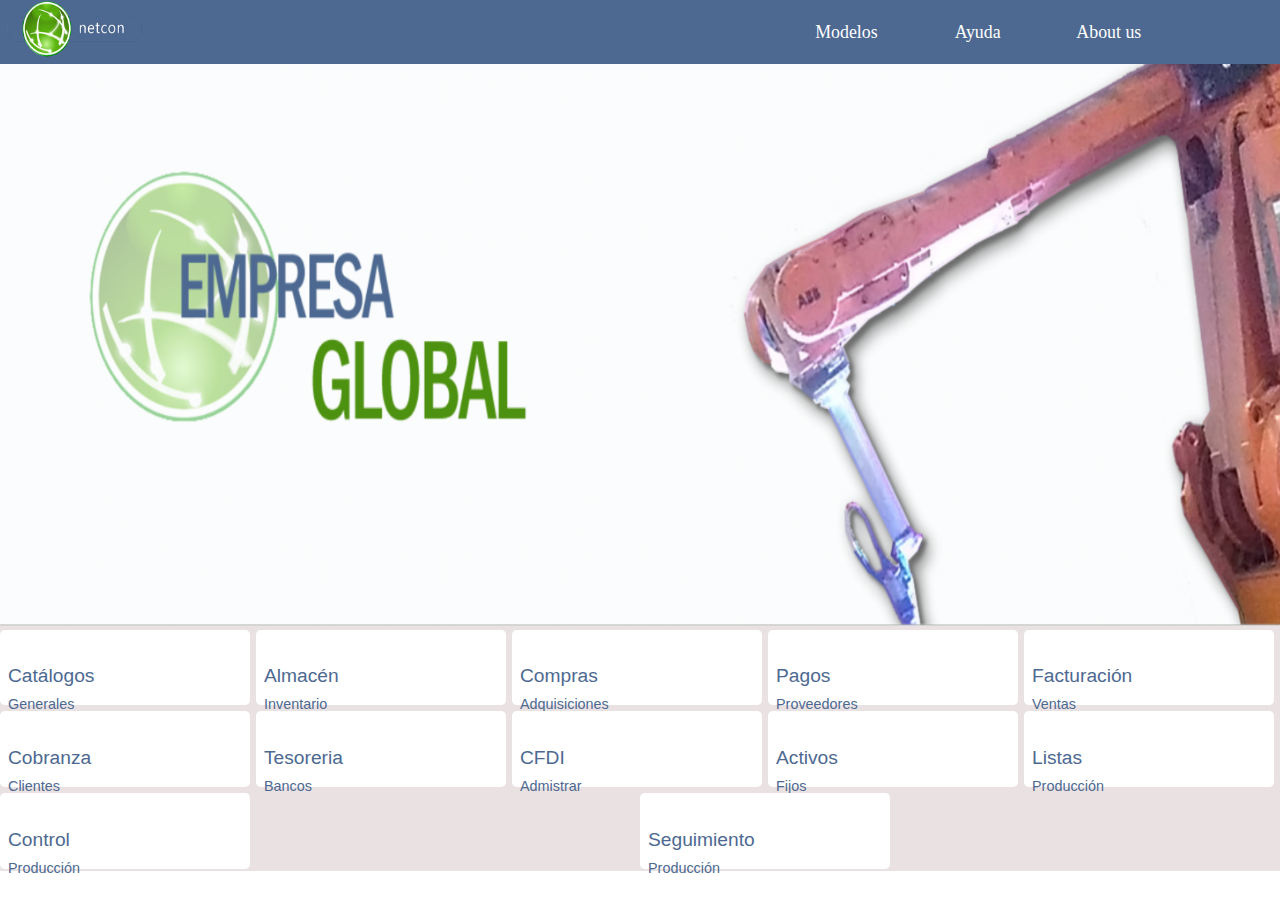
<file: index.html>
<!DOCTYPE html>
<html lang="en">
<head>
    <meta charset="UTF-8">
    <meta name="viewport" content="width=device-width, initial-scale=1.0">
    <title>Document</title>

    <link rel="stylesheet" href="/src/public/css/style.css">

</head>
<body>

    <nav class="nav">
        <div class="logo">
            <figure class="figure-logo">
                <img class="nav-logo" src="/src/public/img/logo-2.png" alt="Not found img">
            </figure>
        </div>
        <div class="nav-cont-list">
            <ul class="nav-ul">
                <li class="item-access"><a href="" class="item-link"> Modelos </a></li>
                <li class="item-access"><a href="" class="item-link"> Ayuda </a></li>
                <li class="item-access"><a href="" class="item-link"> About us </a></li>
            </ul>
        </div>
    </nav>

    <div class="container">

        <div class="container-midle">
            <figure>
                <img class="img-portada" src="/src/public/img/portada.png" alt="not found img">
            </figure>
        </div>

        <div class="container-sm">
            <div class="cont-btn"> <button type="button" class="btn btn-md  btn-font-1"> <a class="btn-default btn-hover-1" href="views/catalogos/catalogos.html"> Catálogos <p class="placeholder"> Generales </p></a> </button></div>

            <div class="cont-btn"> <button type="button" class="btn btn-md  btn-font-1"> <a class="btn-default btn-hover-1" href="views/almacen/alamcen.html"> Almacén <p class="placeholder"> Inventario </p></a> </button></div>

            <div class="cont-btn"> <button type="button" class="btn btn-md  btn-font-1"> <a class="btn-default btn-hover-1" href="#"> Compras <p class="placeholder"> Adquisiciones </p></a> </button></div>

            <div class="cont-btn"> <button type="button" class="btn btn-md  btn-font-1"> <a class="btn-default btn-hover-1" href="#"> Pagos <p class="placeholder"> Proveedores </p></a>  </button></div>

            <div class="cont-btn"> <button type="button" class="btn btn-md  btn-font-1"> <a class="btn-default btn-hover-1" href="#"> Facturación <p class="placeholder">Ventas </p></a>  </button></div>

            <div class="cont-btn"> <button type="button" class="btn btn-md  btn-font-1"> <a class="btn-default btn-hover-1" href="#"> Cobranza <p class="placeholder"> Clientes </p> </a></button></div>

            <div class="cont-btn"> <button type="button" class="btn btn-md  btn-font-1"> <a class="btn-default btn-hover-1" href="#"> Tesoreria <p class="placeholder"> Bancos </p> </a> </button></div>

            <div class="cont-btn"> <button type="button" class="btn btn-md  btn-font-1"> <a class="btn-default btn-hover-1" href="#"> CFDI <p class="placeholder"> Admistrar </p> </a>  </button></div>

            <div class="cont-btn"> <button type="button" class="btn btn-md  btn-font-1"> <a class="btn-default btn-hover-1" href="#"> Activos <p class="placeholder"> Fijos </p></a>  </button></div>

            <div class="cont-btn"> <button type="button" class="btn btn-md  btn-font-1"> <a class="btn-default btn-hover-1" href="#"> Listas <p class="placeholder"> Producción </p></a>  </button></div>

            <div class="cont-btn"> <button type="button" class="btn btn-md  btn-font-1"> <a class="btn-default btn-hover-1" href="#"> Control <p class="placeholder"> Producción </p></a> </button></div>
            
            <div class="cont-btn"> <button type="button" class="btn btn-md  btn-font-1"> <a class="btn-default btn-hover-1" href="#"> Seguimiento <p class="placeholder"> Producción </p> </a> </button></div>
        </div>
    </div>
</body>
</html>
</file>
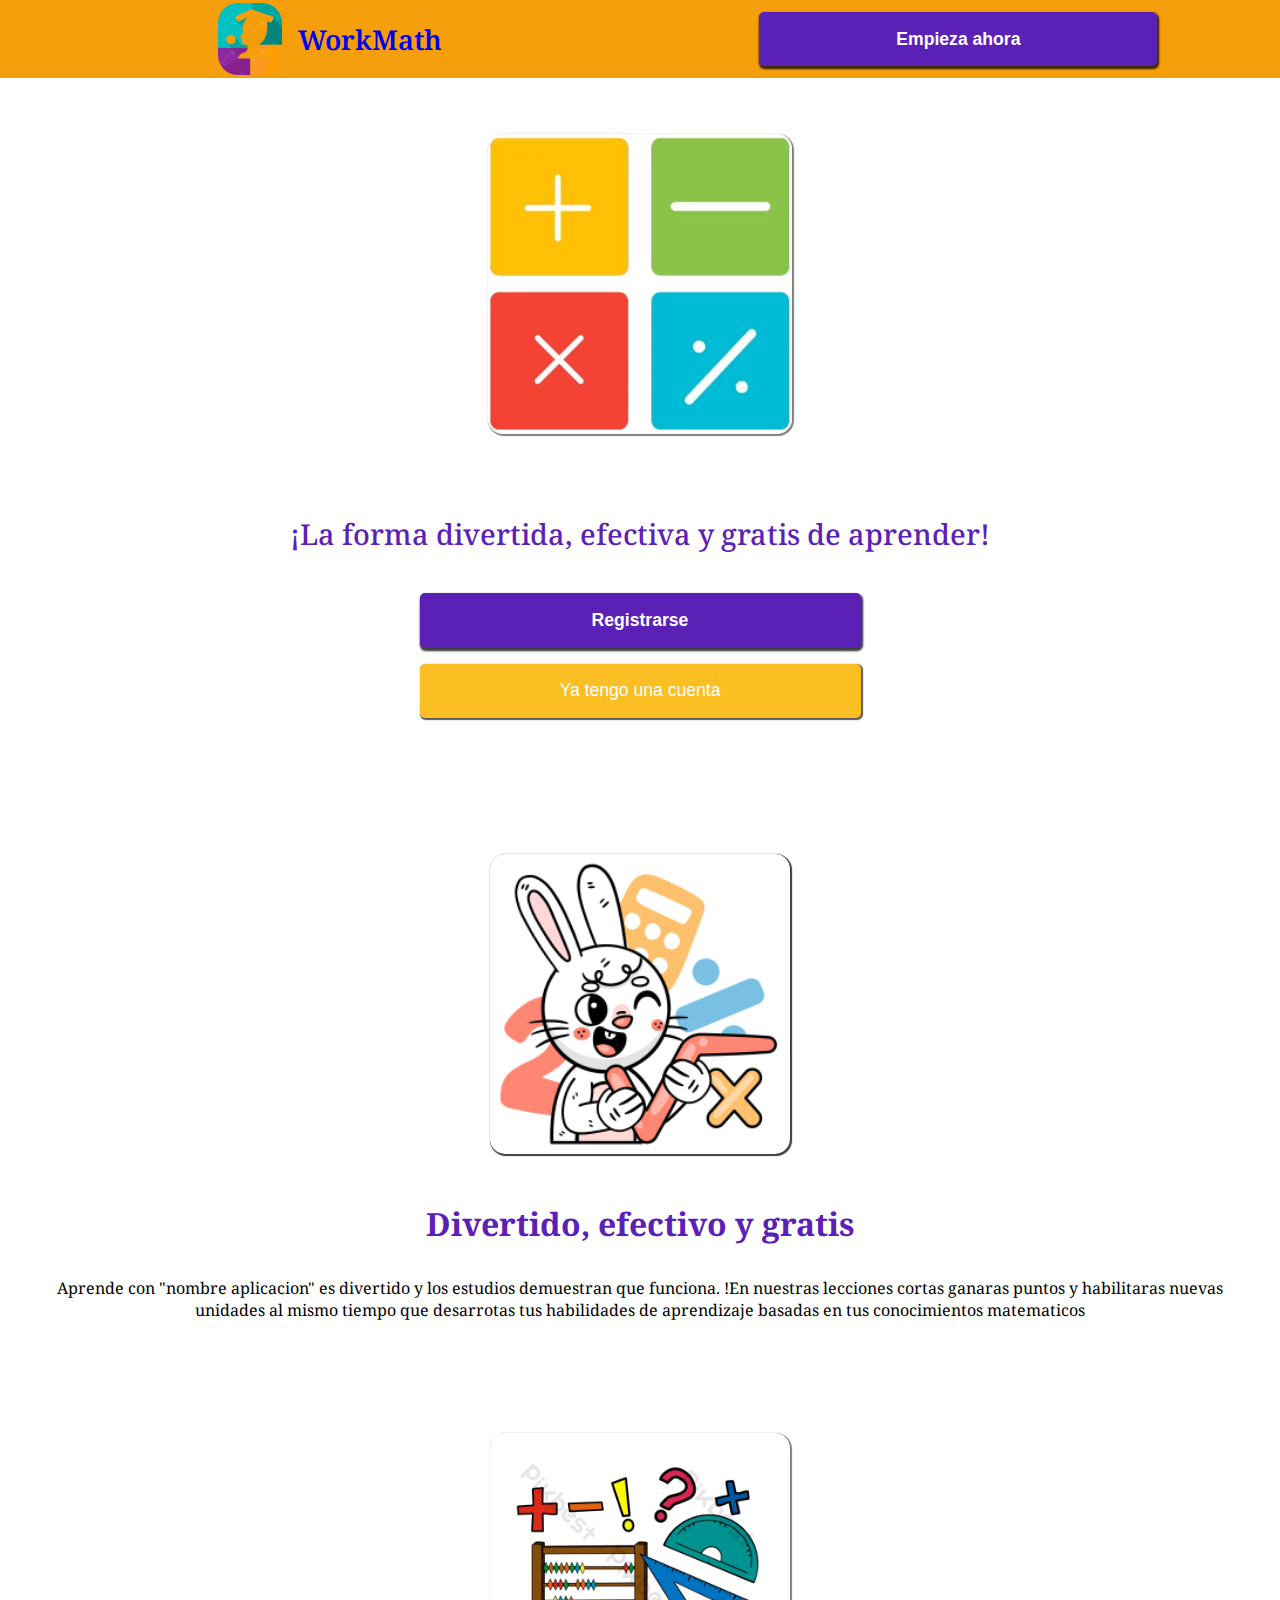
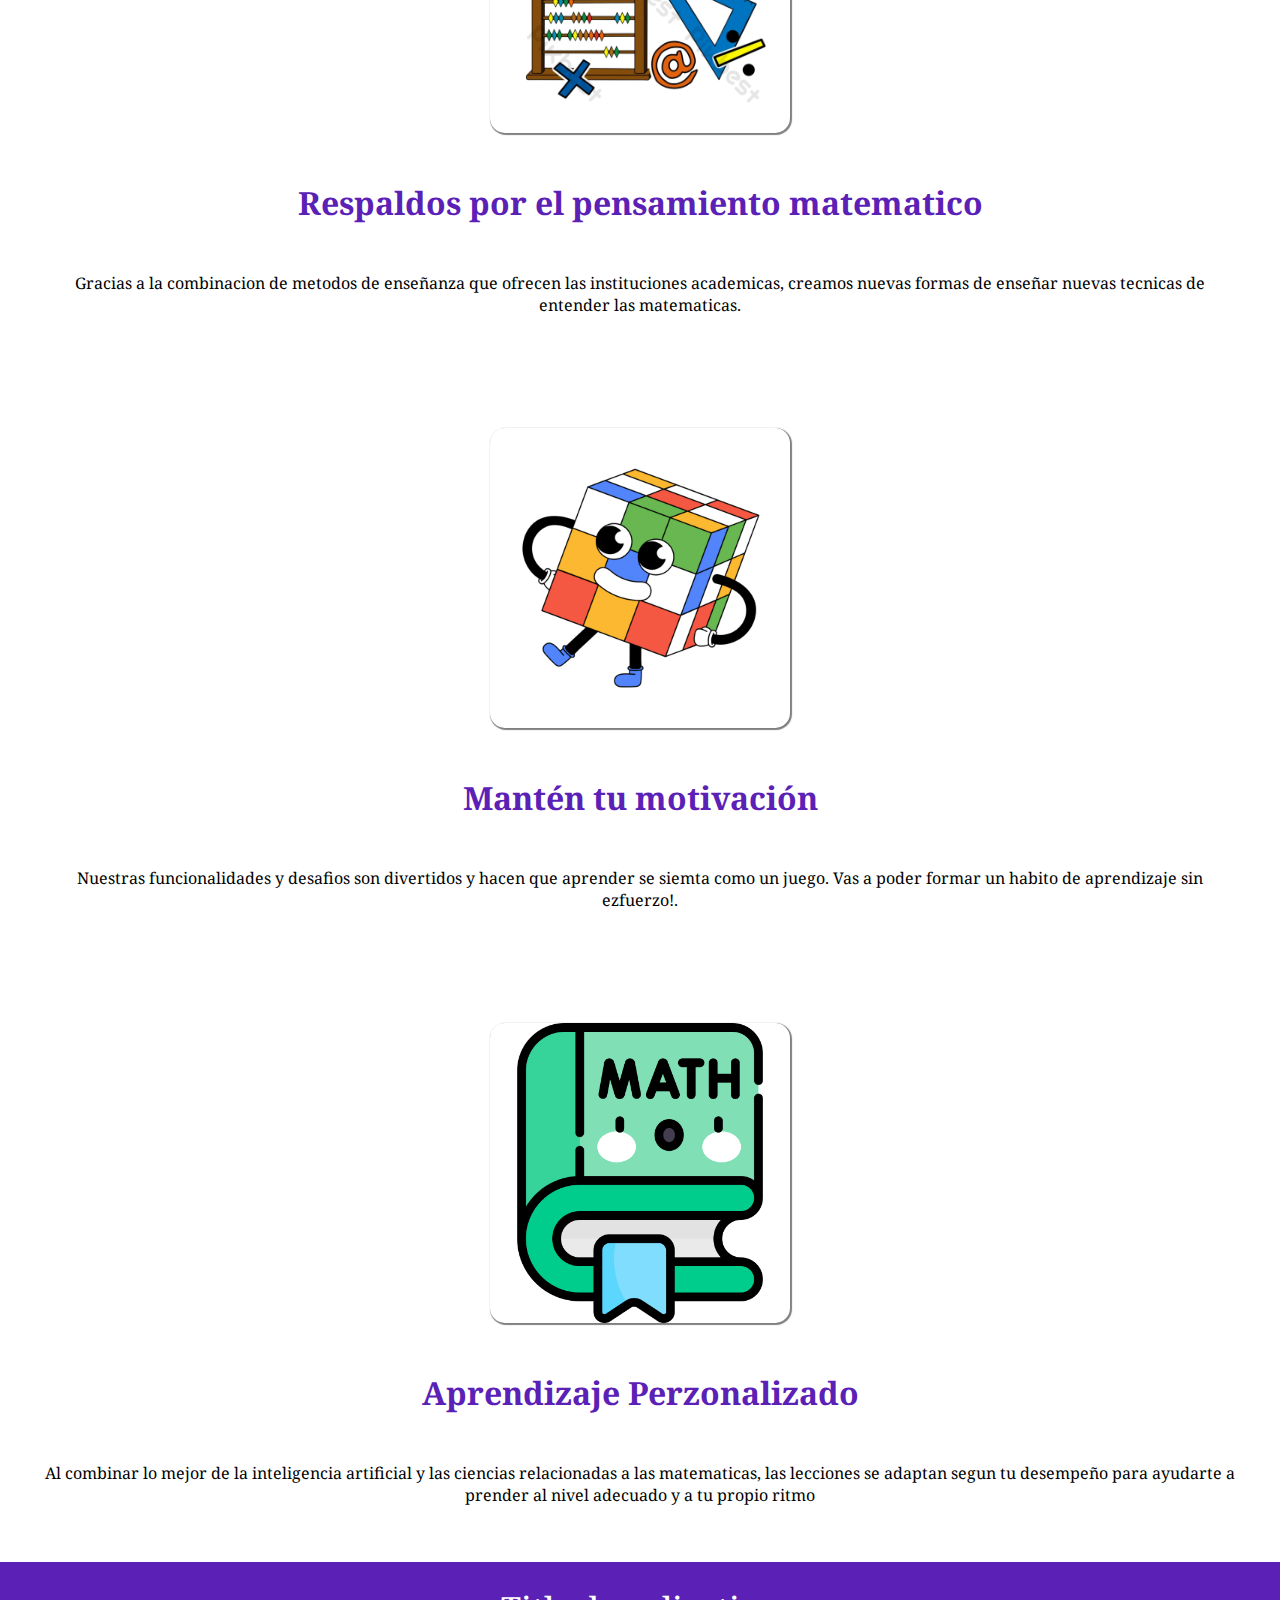
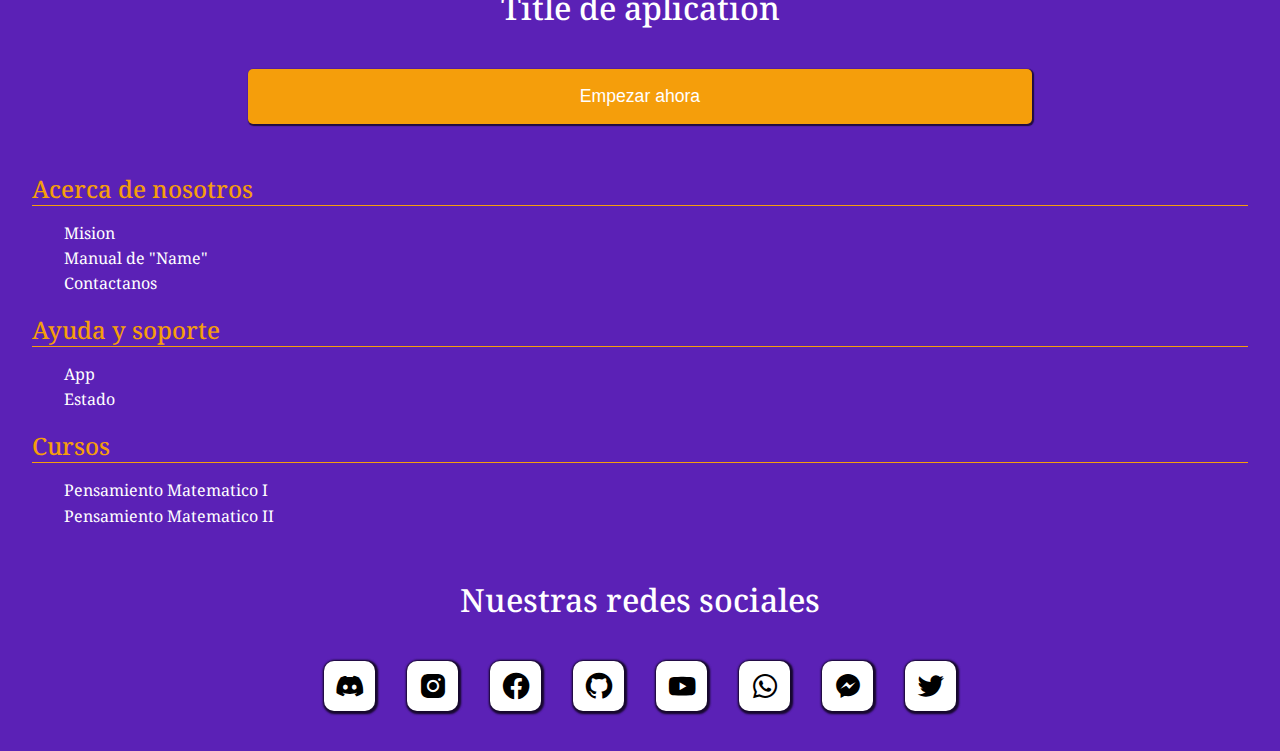
<file: views/workMath/workMath.html>
<!DOCTYPE html>
<html lang="en">
<head>
    <meta charset="UTF-8">
    <meta name="viewport" content="width=device-width, initial-scale=1.0">
    <title>WorkMath</title>

    <link rel="stylesheet" href="/src/public/css/wokMath.css">

    <link href='https://unpkg.com/boxicons@2.1.4/css/boxicons.min.css' rel='stylesheet'>

    <link rel="preconnect" href="https://fonts.googleapis.com">
    <link rel="preconnect" href="https://fonts.gstatic.com" crossorigin>
    <link href="https://fonts.googleapis.com/css2?family=Noto+Serif:ital,wght@0,100..900;1,100..900&display=swap" rel="stylesheet">

</head>
<body>

    <header class="header">
        <nav class="nav">
            <div class="nav-container">
                
                <div class="nav-left">
                    <a class="logo" href="#">
                        <img class="img-logo" src="/src/public/img/logo-math.png" alt="not found">
                        WorkMath
                    </a>
                </div>

                <div class="nav-right col-12">
                    <button class="btn btn-md btn-primary btn-push-primary btn-hover-push-primary col-12" type="button">Empieza ahora</button>
                </div>
            </div>
        </nav>
    </header>

    <!-- CONTENT PAGE -->
    <main class="contaiener">
        <section class="seccion">
            <div class="seccion-img mt-2">
                <img class="img-portada-principal" src="/src/public/img/portada-math.jpg" alt="not found file">
            </div>
            
            <div class="seccion-text-portada py-2">
                <p class="text-portada text-purple-500 font-2 py-1">
                    ¡La forma divertida, efectiva y gratis de aprender!
                </p>
                <div class="content-controls col-12 py-2">
                    <button class="btn btn-md btn-primary col-10">Registrarse</button>
                    <button class="btn btn-md btn-thrid col-10">Ya tengo una cuenta</button>
                </div>
            </div>
        </section>

        <section class="seccion">
                <div class="seccion-img mt-2">
                    <div class="seccion-img">
                        <img class="img-portada-principal" src="/src/public/img/portada-5.png" alt="Not found img">
                    </div>
                </div>

                <div class="seccion-text">
                    <h2 class="text-purple-500 font-2 mt-1">Divertido, efectivo y gratis</h2>
                    <div class="content-text mt-1">
                        <p class="py-1">
                            Aprende con "nombre aplicacion" es divertido y los estudios demuestran que funciona.
                            !En nuestras lecciones cortas ganaras puntos y habilitaras nuevas unidades al mismo
                            tiempo que desarrotas tus habilidades de aprendizaje basadas en tus conocimientos 
                            matematicos
                        </p>
                    </div>
                </div>
        </section>

        <section class="seccion">
                <div class="seccion-img mt-2">
                    <img class="img-portada-principal" src="/src/public/img/portada-2.png" alt="not found img">
                </div>
                
                <div class="seccion-text-portada center">
                    <h4 class="text-purple-500 font-2 mt-1"> Respaldos por el pensamiento matematico</h4>
                    <div class="content-text mt-1">
                        <p class="py-1">
                            Gracias a la combinacion de metodos de enseñanza 
                            que ofrecen las instituciones academicas, creamos nuevas formas de enseñar
                            nuevas tecnicas de entender las matematicas.
                        </p>
                    </div>
                </div>
        </section>

        <section class="seccion">
                <div class="seccion-img mt-2">
                    <img class="img-portada-principal" src="/src/public/img/portada-3.png!sw800" alt="not found img">
                </div>

                <div class="seccion-text-portada center">
                    <h4 class="text-purple-500 font-2 mt-1"> Mantén tu motivación </h4>
                    <div class="content-text mt-1">
                        <p class="py-1">
                            Nuestras funcionalidades y desafios son divertidos y hacen 
                            que aprender se siemta como un juego. Vas a poder formar 
                            un habito de aprendizaje sin ezfuerzo!.
                        </p>
                    </div>
                </div>
        </section>

        <section class="seccion">
                <div class="seccion-img mt-2">
                    <img class="img-portada-principal" src="/src/public/img/portada-4.png" alt="not found img">
                </div>

                <div class="seccion-text-portada center">
                    <h4 class="text-purple-500 font-2 mt-1"> Aprendizaje Perzonalizado </h4>
                    <div class="content-text mt-1">
                        <p class="py-1">
                            Al combinar lo mejor de la inteligencia artificial 
                            y las ciencias relacionadas a las matematicas, las 
                            lecciones se adaptan segun tu desempeño para ayudarte 
                            a prender al nivel adecuado y a tu propio ritmo
                        </p>
                    </div>
                </div>
        </section>

    </main>

    <footer class="footer bg-color-purple"> 
        <div class="contetn-footer">
            <div class="footer-head">
                <div class="footer-ctr-title center">
                    <h2 class="text-color-white font-2">Title de aplication</h2>
                </div>
                <div class="footer-ctr-btn col-12 center py-1">
                    <button class="btn btn-secondary btn-md text-color-white col-10" type="button">Empezar ahora</button>
                </div>
            </div>
            <div class="footer-content py-1 px-1">
                <div class="content-footer px-2">
                    <h2 class="text-color-white font-1-md"> Acerca de nosotros </h2>
                    <div class="contentenido px-2">
                        <a href="#">Mision</a>
                        <a href="#">Manual de "Name"</a>
                        <a href="#">Contactanos</a>
                    </div>
                </div>
                <div class="content-footer px-2">
                    <h2 class="text-color-white font-1-md"> Ayuda y soporte </h2>
                    <div class="contentenido px-2">
                        <a href="#">App</a>
                        <a href="#">Estado</a>
                    </div>
                </div>
                <div class="content-footer px-2">
                    <h2 class="text-color-white font-1-md"> Cursos </h2>
                    <div class="contentenido px-2">
                        <a href="#">Pensamiento Matematico I</a>
                        <a href="#">Pensamiento Matematico II</a>
                    </div>
                </div>
            </div>
            <div class="footer-footer py-1">
                <div class="title-items mt-1">
                    <h2 class="text-color-white font-2 center"> Nuestras redes sociales</h2>
                </div>
                <div class="footer-content-items">
                    <div class="item-content"><i class='bx bxl-discord-alt'></i></div>
                    <div class="item-content"><i class='bx bxl-instagram-alt'></i></div>
                    <div class="item-content"><i class='bx bxl-facebook-circle'></i></div>
                    <div class="item-content"><i class='bx bxl-github'></i></div>
                    <div class="item-content"><i class='bx bxl-youtube'></i></div>
                    <div class="item-content"><i class='bx bxl-whatsapp'></i></div>
                    <div class="item-content"><i class='bx bxl-messenger'></i></div>
                    <div class="item-content"><i class='bx bxl-twitter'></i></div>
                </div>
            </div>
        </div>
    </footer>
    
</body>
</html>
</file>
<file: src/public/css/style.css>
:root {
    --color-white: #ffffff;
    --color-black: #000000;
    --color-blue: #4D6991;
    --color-blue-easy: #CDE6F7;
    --color-red: #d42929;
    --color-gray: #979696;
    --color-gray-easy: #6f6f6f;
    --color-white-egg: #eae2e2;
    --color-white-easy: #F8F8F8;
}

* {
    margin: 0;
    padding: 0;
    box-sizing: border-box;
}

html, body {
    width: 100%;
    height: 100%;
}

body {
    background-color: var(--color-white);
    text-align: center;
    margin-top: 0px;
    margin-left: auto;
    margin-right: auto;
}

.nav {
    display: flex;
    width: 100%;
    height: 4rem;
    background-color: var(--color-blue);
}

.nav .logo {
    position: relative;
    display: flex;
    justify-content: center;
    align-items: center;
    min-width: 20%;
    z-index: 10;
}

 .figure-logo{
    position: absolute;
    bottom: 0;
    top: 0;
    left: 0;
    right: 0;
}

.nav-logo {
    position: relative;
    width: 58%;
    height: 90%;
    display: flex;
    justify-content: center;
    align-items: center;
}

.nav .nav-cont-list{
    min-width: 80%;
    display: flex;
    justify-content: center;
    align-items: center;
}

.nav .nav-cont-list .nav-ul {
    display: flex;
    min-width: 80%;
    justify-content: flex-end;
    padding: 0.2rem;
}

.nav .nav-cont-list .nav-ul .item-access{
    margin: 0 .5rem;
}

.nav .nav-cont-list .nav-ul .item-access, .item-link {
    display: flex;
    justify-content: center;
    align-items: center;
    width: 7.2rem;
    height: 2.2rem;
    font-size: 1.115rem;
    font-weight: 500;
    color: var(--color-white);
}

.nav .nav-cont-list .nav-ul .item-access > .item-link {
    background: transparent;
    transition: all ease-in-out 0.3s;
}

.nav .nav-cont-list .nav-ul .item-access > .item-link:hover {
    background: var(--color-white);
    color: var(--color-blue);
    font-weight: 600;
    border-radius: 8px;
    transform: scale(1.1)translateY(10%);
}

.container {
    width: 100%;
    height: calc(100% - 22%);
}

/* CONTAINER MIDLE */
.container-midle{
    position: relative;
    height: 80%;
}

figure, .img-portada{
    position: absolute;
    top: 0;
    left: 0;
    right: 0;
    bottom: 0;
    z-index: -1;
    width: 100%;
    height: 100%;
}



/* CONTAINER SM (SMALL) */
.container-sm{
    display: flex;
    justify-content: space-between;
    flex-wrap: wrap;
    height: 35%;
    width: 100%;
    /*padding: 0.1rem;*/
    background-color: var(--color-white-egg);
}

.cont-btn {
    flex-grow: 6;
    padding: 0.2rem 0;
}



/* ZONE BUTTON'S*/
.btn{
    position: relative;
    text-align: left;
    border: none;
    border-radius: 5px;
    padding: 1rem 0 0 0.5rem;
    display: flex;
    flex-direction: column;
}

.btn > a{
    position: absolute;
    display: block;
    top: 0;
    bottom: 0;
    left: 0;
    right: 0;
    transition: ease-out all 0.3s;
    padding: 2.2rem 0 0 0.5rem;
    border-radius: 5px;
}

.btn > .placeholder {
    position: absolute;
}

.btn-md {
    width: 250px;
    height: 100%;
    margin: 0.050rem 0 0 0;
}

.btn-default {
    background-color: var(--color-white);
    color: var(--color-blue);
}



.btn-font-1{
    font-size: 1.2rem;
    font-weight: 500;
}

/*BTN HOVERS*/
.btn-hover-1:hover{
    color: var(--color-white);
    background-color: var(--color-blue);
    transform: scale(0.9);
}


/* PARRAFOS DENTRO Y FUERA */
.placeholder {
    font-size: 0.9rem;
    margin-bottom: 0.5rem;
    margin: 0.6rem 0 0 0;
}


/*<-------------CATALOGOS------------->*/
.cont-container {
    width: 100%;
    height: 738px;

    border: 1px solid var(--color-black);
}

.main {
    position: relative;
    width: calc(100% - 85%);
    height: calc(100% - 9%);
    display: flex;
    flex-direction: column;
    background-color: var(--color-white-easy);
    box-shadow: 1px 1px 1px 1px rgba(0, 0, 0, 0.5);
}

.main .name-list-opc {
    display: flex;
    justify-content: center;
    align-items: center;
    width: 100%;
    height: 4%;
    box-shadow: 1px 1px 0px 0px rgba(0, 0, 0, 0.2);
}

.main .name-list-opc > a {
    display: block;
    min-width: 80%;
    max-width: 50%;
    line-height: 1.4;
    font-weight: 600;
    font-size: 1rem;
    height: 100%;
}

.main .name-list-opc > i {
    line-height: 1.4;
    font-weight: 600;
    font-size: 1rem;
    display: block;
    min-width: 20%;
    max-width: 50%;
    height: 100%;
}

.main .panel-list {
    width: 100%;
    height: 66%;

}

.main .panel-list > ul {
    width: 100%;
    height: 100%;
    margin: 0.2rem 0 0 0;
    justify-content: space-between;
}

.main .panel-list > ul > li > div{
    width: 100%;
    display: flex;
    height: 1.3rem;
    align-items: center;
    transition: all 0.3s ease-out;
}

.main .panel-list > ul > li > div:hover{
    background: var(--color-blue-easy);
    padding: 0 0 0 0.3rem;
    cursor: pointer;
}

.main .panel-list > ul > li > div > i{
    width: 15%;
    height: 100%;
    font-size: 1.1rem !important;
    font-weight: 800;
    text-align: center;
    justify-content: center;
}

.main .panel-list > ul > li > div > .bxs-down-arrow{
    position: relative;
    width: 15%;
    height: 100%;
    font-size: 0.7rem !important;
    font-weight: 800;
    text-align: center;
    justify-content: center;
}

.main .panel-list > ul > li > div > a {
    min-width: 85%;
    height: 100%;
    font-size: 0.9rem;
    color: var(--color-black);
}

.main .panel-list > ul > li > div > i, a {
    display: flex;
    align-items: center;
}

.main .control-list {
    width: 100%;
    height: 30%;
    display: flex;
    box-shadow: -1px -1px 1px 1px rgba(0, 0, 0, 0.5);
}

.main .control-list > ul {
    width: 100%;
    height: 100%;
    display: flex;
    flex-direction: column;
    justify-content: space-between;
}

.main .control-list > ul > li > div{
    width: 100%;
    display: flex;
    height: 2.5rem;
    align-items: center;
}

.main .control-list > ul > li > div > i{
    width: 20%;
    height: 100%;
    font-size: 1.2rem;
    text-align: center;
    justify-content: center;
}

.main .control-list > ul > li > div > a{
    width: 80%;
    height: 100%;
    font-size: 1rem;
    color: var(--color-black);
}

.main .control-list > ul > li > div > i, a {
    display: flex;
    align-items: center;
}

.item-list-display .container-list-display {
    display: flex;
    width: 100%;
    height: 1.5rem;
    font-size: 0.9rem;
}

.item-list-display:hover {
    background: var(--color-blue-easy);
}

.item-list-display .container-list-display > i {
    width: 20%;
    justify-content: center;
    align-items: center;
    font-size: 1.2rem;
}

.item-list-display .container-list-display > a {
    width: 80%;
    flex-wrap: wrap;
    transition: all 0.4s ease-in-out;
}

.item-list-display .container-list-display > a:hover {
    transform: translateX(-4.5%);
}

.item-list-display .container-list-display > i, a {
    display: flex;
} 

.select:hover{
    background-color: var(--color-blue-easy);
}


/* Pendiente el color del icon */
.select > .click:active {
    color: var(--color-blue-easy);
}

/* CATALOGO USO DE ID'S*/
.ul.catalogo {
    overflow-y: scroll;
    overflow-x: hidden;
}

/* RESPONSIVO MOVIL */
@media (max-width: 750px) {
    .container {
        display: flex;
        flex-direction: column;
        width: 100%;
        height: 100%;
        position: relative;
    }

    .container-midle {
        width: 100%;
        height: 45%;
    }
    .container-midle .img-portada {
        position: absolute;
        top: 0;
        bottom: 0;
        right: 0;
        left: 0;
    }

    .container-sm {
        position: relative;
        width: 100%;
        height: 55%;
        overflow-y: scroll;

        border: 1px solid var(--color-black);
    }

    .cont-btn{
        width: 100%;
        flex-grow: 2;

    }

    .btn {
        position: relative;
        width: 200px;
        height: 100px;

    }
}

.color {
    color: blue;
    font-size: 25rem;
}
/* Delete desing default */
ul { list-style: none; }
a { text-decoration: none; }
</file>
<file: src/public/css/wokMath.css>
:root {
    --color-white: #ffffff;
    --color-balck: #000000;
    --nav-medida: 4.5rem;
    --color-primary: #5b21b6;
    --color-secondary: #f59e0b;
    --color-thrid: #fbbf24;
}

* {
    padding: 0;
    margin: 0;
    box-sizing: content-box;
}

html,
body {
    width: 100%;
    min-height: 100%;
}

body {
    color: #000000;
    display: flex;
    flex-direction: column;
    position: relative;
    font-family: "Noto Serif", sans-serif;

}

.header {
    max-width: 100%;
    min-height: var(--nav-medida);
    background: var(--color-secondary);
}

.header .nav,
.nav-container {
    max-width: 100%;
    min-height: var(--nav-medida);
}

.header .nav .nav-container {
    display: flex;
    justify-content: space-between;
    align-items: center;
    padding: 0.2rem;
}

.header .nav .nav-container > .nav-left {
    min-width: 50%;
    height: var(--nav-medida);
}

.header .nav .nav-container .nav-left .logo {
    position: relative;
    width: 100%;
    height: var(--nav-medida);
    display: flex;
    justify-content: center;
    align-items: center;
    font-weight: 600;
    font-size: 1.7rem;
}

.header .nav .nav-container .nav-left .logo > .img-logo {
    width: 4rem;
    height: 100%;
    margin: 0.2rem 1rem;
    border-radius: 20px;
    background-position: center;
    background-repeat: no-repeat;
    background-size: cover;
}

.header .nav .nav-container > .nav-right {
    min-width: 50%;
    height: var(--nav-medida);
}

.nav-left,
.nav-right {
    display: flex;
    justify-content: center;
    align-items: center;

}

/* DESING BUTTON'S*/

.btn {
    border: none;
    color: var(--color-text-black);
    padding: 0.2rem 0.5rem;
    text-align: center;
    border-radius: 5px;
    transition: 0.3s all ease;
}


.btn-gd {
    max-width: 90%;
    min-width: 61%;
    height: 4.5rem;
    font-size: 1.5rem;
}

.btn-md {
    max-width: 60%;
    min-width: 31%;
    height: 3rem;
    font-size: 1.1rem;
}

.btn-sm {
    max-width: 30%;
    min-width: 101%;
    height: 2.1275rem;
    font-size: 0.8rem;
}

/********************* COLOR'S BUTTON'S **********************/
.btn-primary {
    background-color: var(--color-primary);
    color: var(--color-white);
    font-weight: 600;
    box-shadow: 1px 2px 2px 1px rgba(0, 0, 0, 0.5), 1px 2px 2px 1px rgba(0, 0, 0, 0.5);

}

.btn-secondary {
    background-color: var(--color-secondary);
    color: var(--color-black);
    font-weight: 500;
    box-shadow: 1px 1px 1px 1px rgba(0, 0, 0, 0.4), 1px 1px 1px 1px rgba(0, 0, 0, 0.4);
}

.btn-thrid {
    background-color: var(--color-thrid);
    color: var(--color-white);
    font-weight: 500;
    box-shadow: 1px 1px 1px 1px rgba(0, 0, 0, 0.4), 1px 1px 1px 1px rgba(0, 0, 0, 0.4);
}

/********************* HOVER'S BUTTON'S **********************/
.btn-push-primary:active {
    box-shadow: none;

}

.btn-hover-push-primary:hover{
    color: #5b21b6;
    background: #ffffff;
}

.btn-scale-x:hover {
    transform: scaleX(1.1);
}


/**************** CONTAINER PAGE *****************/
.container {
    max-width: 100%;
    min-height: 100vh;
}

.seccion {
    height: inherit;
    padding: 1.5rem;
    display: flex;
    flex-direction: column;
    justify-content: center;
    align-items: center;
    text-align: center;
}

.seccion .seccion-img{
    position: relative;
    height: 300px;
    display: flex;
    justify-content: center;
    align-items: center;
    border-radius: 15px;
    box-shadow: 1px 1px 1px 1px rgba(0, 0, 0, 0.5);
}

.seccion .seccion-img > .img-portada-principal{

    width: inherit;
    height: inherit;
    display: flex;
    justify-content: center;
    align-items: center;
    border-radius: inherit;
}

.seccion .seccion-text-portada {
    display: flex;
    flex-direction: column;
    height: auto;
    width: 100%;
}

.seccion .seccion-text-portada > .text-portada {
    font-size: 1.8rem;
    font-weight: 500;
    text-align: center;
    padding: 1rem 0.5rem;
    animation: text 1s ease infinite;
}

@keyframes text {
    0%   { transform: scale(1); }
    25%  { transform: scale(0.9) }
    50%  { transform: scale(0.8); }
    75%  { transform: scale(0.9) }
    100% { transform: scale(1);}
}

.seccion .content-controls {
    display: flex;
    flex-direction: column;
    justify-content: center;
    width: 100%;
    height: auto;
    padding: 1rem 0;
    align-items: center;
}

.seccion .content-controls > button {
    margin: 0.5rem 0;
    max-width: 425px;
    height: 3rem;
}

.footer {
    min-width: 50%;
}

.footer .contetn-footer{
    display: block;
}

.footer .footer-content .content-footer > h2{
    color: var(--color-secondary);
    margin-top: 0.5rem;
    margin-bottom: 1rem;
    padding-top: 0.5rem;
    border-bottom: 1px solid var(--color-secondary);

}

.footer .footer-content .content-footer .contentenido{
    display: flex;
    flex-direction: column;
    align-items: flex-start;

}

.footer .footer-content .content-footer .contentenido > a {
    color: var(--color-white);
    margin-bottom: 0.2rem;
    transition: all 0.5s ease;
}

.footer .footer-content .content-footer > div > a:hover {
    color: var(--color-secondary);
    padding-left: 1rem;
    border-left: 5px solid var(--color-secondary);
    transform: translate(2%);
}
 

.footer .contetn-footer .footer-head{
    display: flex;
    flex-direction: column;
}

.footer .contetn-footer .footer-head .footer-ctr-title, .footer-ctr-btn {
    padding: 1.5rem 0;
}

.footer-footer{
    width: 100%;
    height: 100%;
}

.footer-footer .footer-content-items {
    display: flex;
    flex-wrap: wrap;
    flex-grow: 4;
    padding: 0.5rem;
    justify-content: center;
    align-items: center;
}

.footer-footer .footer-content-items .item-content {
    display: flex;
    flex-flow: 4;
    justify-content: center;
    align-items: center;
    max-width: 50px;
    min-width: 51px;
    height: 50px;
    margin: 1rem;
    border-radius: 10px;
    background-color: var(--color-white);
    box-shadow: 1px 1px 2px 2px rgba(0, 0, 0, 0.5), 1px 1px 2px 2px rgba(0, 0, 0, 0.5);
    transition: all 0.2s ease;
}

.footer-footer .footer-content-items .item-content > i {
    font-size: 2rem;
    font-weight: 400;
    width: 100%;
    height: 100%;
    display: flex;
    justify-content: center;
    align-items: center;
    border-radius: 10px;
    animation: rodate 3s ease infinite;

}

@keyframes rodate {
    0% {
        transform: rotate(0deg);
    }
    25% {
        transform: rotate(180deg)scale(1.2);
    }
    50% {
        transform: rotate(270deg);
    }
    75% {
        transform: rotate(360deg)scale(1.2);
    }
    100% {
        transform: rotate(0deg);
    }
}

.footer-footer .footer-content-items .item-content:hover{
    transform: rotate(180deg);
    box-shadow: none;
}

.footer-footer .footer-content-items .item-content > .bxl-discord-alt:hover{
    color: white;
    background-color: #5b21b6;
    transform: scale(1.2)rotate(-180deg);
}

.footer-footer .footer-content-items .item-content > .bxl-instagram-alt:hover{
    background: linear-gradient(45deg, yellow, #fb7185);
    background-clip: text;
    color: transparent;
    transform: scale(1.2)rotate(-180deg);
}

.footer-footer .footer-content-items .item-content > .bxl-facebook-circle:hover{
    color: blue;
    transform: scale(1.2)rotate(-180deg);
}

.footer-footer .footer-content-items .item-content > .bxl-github:hover{
    color: #000000;
    transform: scale(1.2)rotate(-180deg);
}

.footer-footer .footer-content-items .item-content > .bxl-youtube:hover{
    color: red;
    transform: rotate(-180deg)scale(1.2);
}

.footer-footer .footer-content-items .item-content > .bxl-whatsapp:hover{
    color: green;
    transform: scale(1.2)rotate(-180deg);
}

.footer-footer .footer-content-items .item-content > .bxl-messenger:hover{
    color: blue;
    transform: scale(1.2)rotate(-180deg);
}

.footer-footer .footer-content-items .item-content > .bxl-twitter:hover{
    color: rgb(64, 145, 238);
    transform: scale(1.2)rotate(-180deg);
}

/********************* PART RESPONSIVE **********************/
@media (min-width: 1020px) {

}



/********************* DIMENTIONAL'S COL'S **********************/

.col-1 { width:  8.3%; }
.col-2 { width: 16.6%; }
.col-3 { width: 25.0%; }
.col-4 { width: 33.5%; }
.col-5 { width: 41.8%; }
.col-6 { width: 50.0%; }
.col-7 { width: 58.3%; }
.col-8 { width: 66.6%; }
.col-9 { width: 75.0%; }
.col-10{ width: 83.3%; }
.col-11{ width: 91.6%; }
.col-12{ width: 100%; }

.mt-1 {margin: 1rem; }
.mt-2 { margin: 2rem;}

.px-1 { padding: 0 1rem;}
.px-2 { padding: 0 2rem;}

.py-1 { padding: 1rem 0;}
.py-2 { padding: 2rem 0;}

.text-purple-500 { color: var(--color-primary); }

.font-1 { font-size: 1rem; }
.font-1-md { font-size: 1.5rem; }
.font-2 { font-size: 2rem; }

.center { text-align: center; }

.border { border: 1px solid var(--color-balck);}

.bg-color-purple { background-color: var(--color-primary);}
.bg-color-orange { background-color: var(--color-secondary);}

.text-color-white {
    color: var(--color-white);
    font-weight: 500;
}
ul { list-style: none; }

a { 
    text-decoration: none!important;
}
</file>
